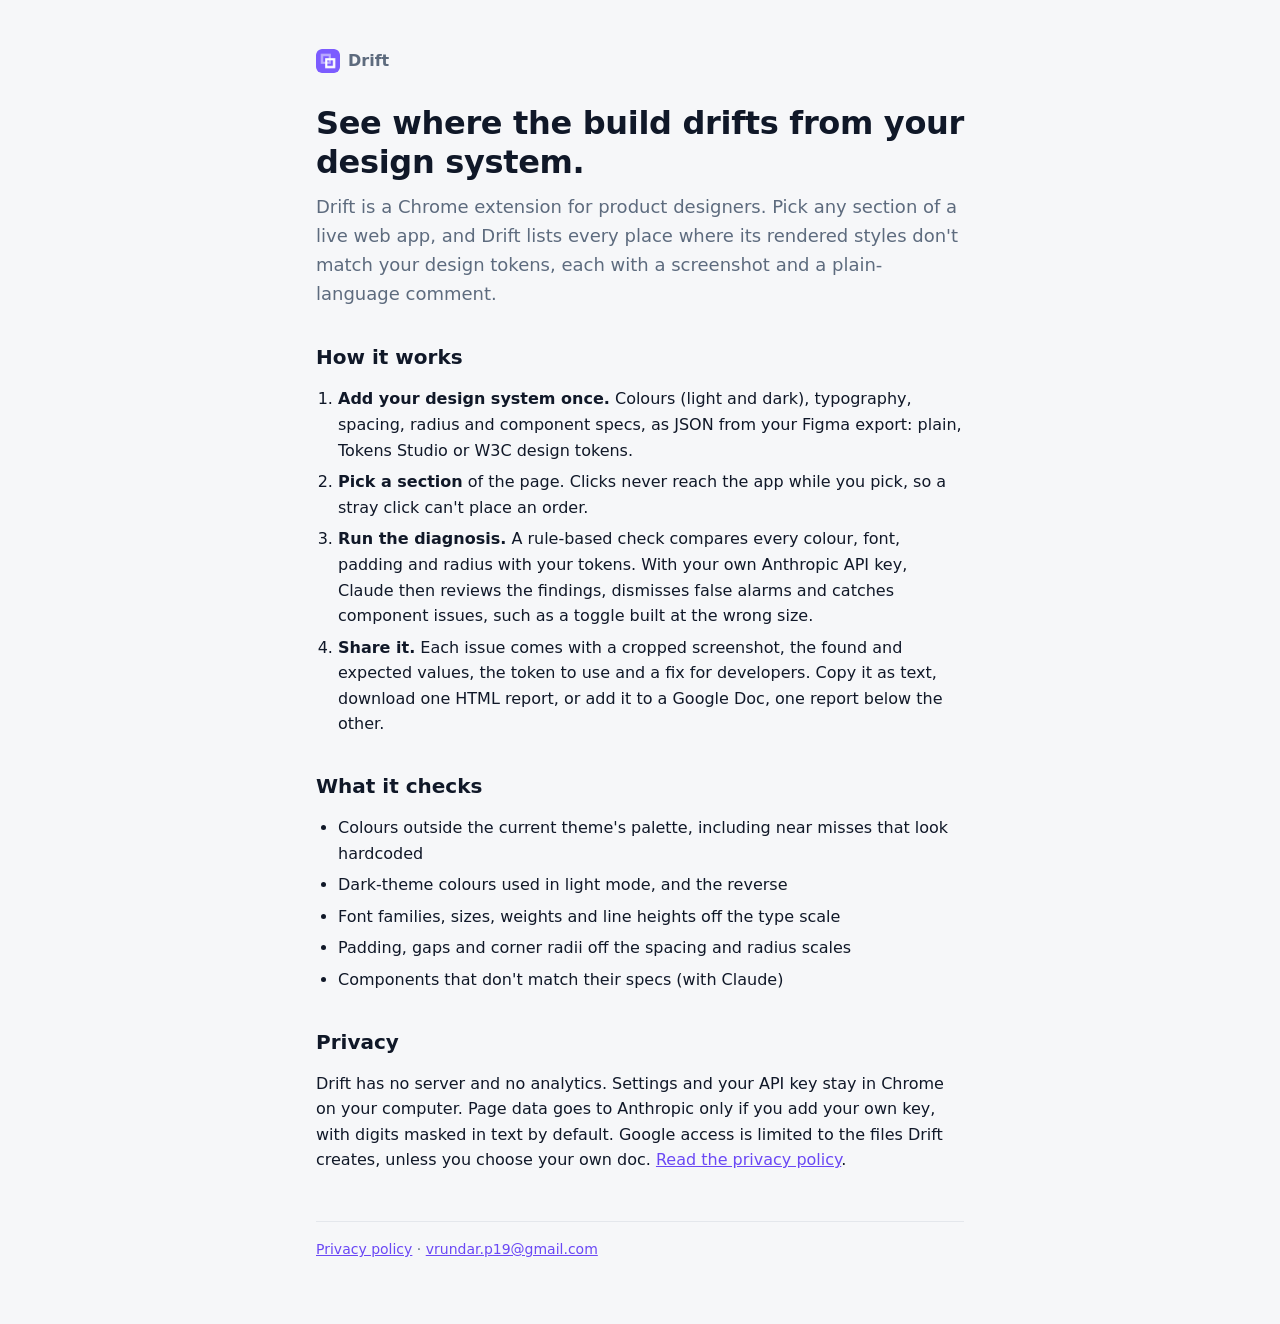
<file: index.html>
<!doctype html>
<html lang="en">
<head>
  <meta charset="utf-8">
  <meta name="viewport" content="width=device-width, initial-scale=1">
  <title>Drift · Design QA for live web apps</title>
  <meta name="description" content="Drift is a Chrome extension that checks a live web app against your design system and lists every place it drifts, with screenshots.">
  <link rel="icon" href="icon128.png">
  <link rel="stylesheet" href="style.css">
</head>
<body>
  <main class="page">
    <div class="brand"><img src="icon128.png" width="24" height="24" alt=""><span>Drift</span></div>
    <h1>See where the build drifts from your design system.</h1>
    <p class="lede">Drift is a Chrome extension for product designers. Pick any section of a live web app, and Drift lists every place where its rendered styles don't match your design tokens, each with a screenshot and a plain-language comment.</p>

    <h2>How it works</h2>
    <ol>
      <li><b>Add your design system once.</b> Colours (light and dark), typography, spacing, radius and component specs, as JSON from your Figma export: plain, Tokens Studio or W3C design tokens.</li>
      <li><b>Pick a section</b> of the page. Clicks never reach the app while you pick, so a stray click can't place an order.</li>
      <li><b>Run the diagnosis.</b> A rule-based check compares every colour, font, padding and radius with your tokens. With your own Anthropic API key, Claude then reviews the findings, dismisses false alarms and catches component issues, such as a toggle built at the wrong size.</li>
      <li><b>Share it.</b> Each issue comes with a cropped screenshot, the found and expected values, the token to use and a fix for developers. Copy it as text, download one HTML report, or add it to a Google Doc, one report below the other.</li>
    </ol>

    <h2>What it checks</h2>
    <ul>
      <li>Colours outside the current theme's palette, including near misses that look hardcoded</li>
      <li>Dark-theme colours used in light mode, and the reverse</li>
      <li>Font families, sizes, weights and line heights off the type scale</li>
      <li>Padding, gaps and corner radii off the spacing and radius scales</li>
      <li>Components that don't match their specs (with Claude)</li>
    </ul>

    <h2>Privacy</h2>
    <p>Drift has no server and no analytics. Settings and your API key stay in Chrome on your computer. Page data goes to Anthropic only if you add your own key, with digits masked in text by default. Google access is limited to the files Drift creates, unless you choose your own doc. <a href="privacy.html">Read the privacy policy</a>.</p>

    <footer>
      <a href="privacy.html">Privacy policy</a> · <a href="mailto:vrundar.p19@gmail.com">vrundar.p19@gmail.com</a>
    </footer>
  </main>
</body>
</html>
</file>
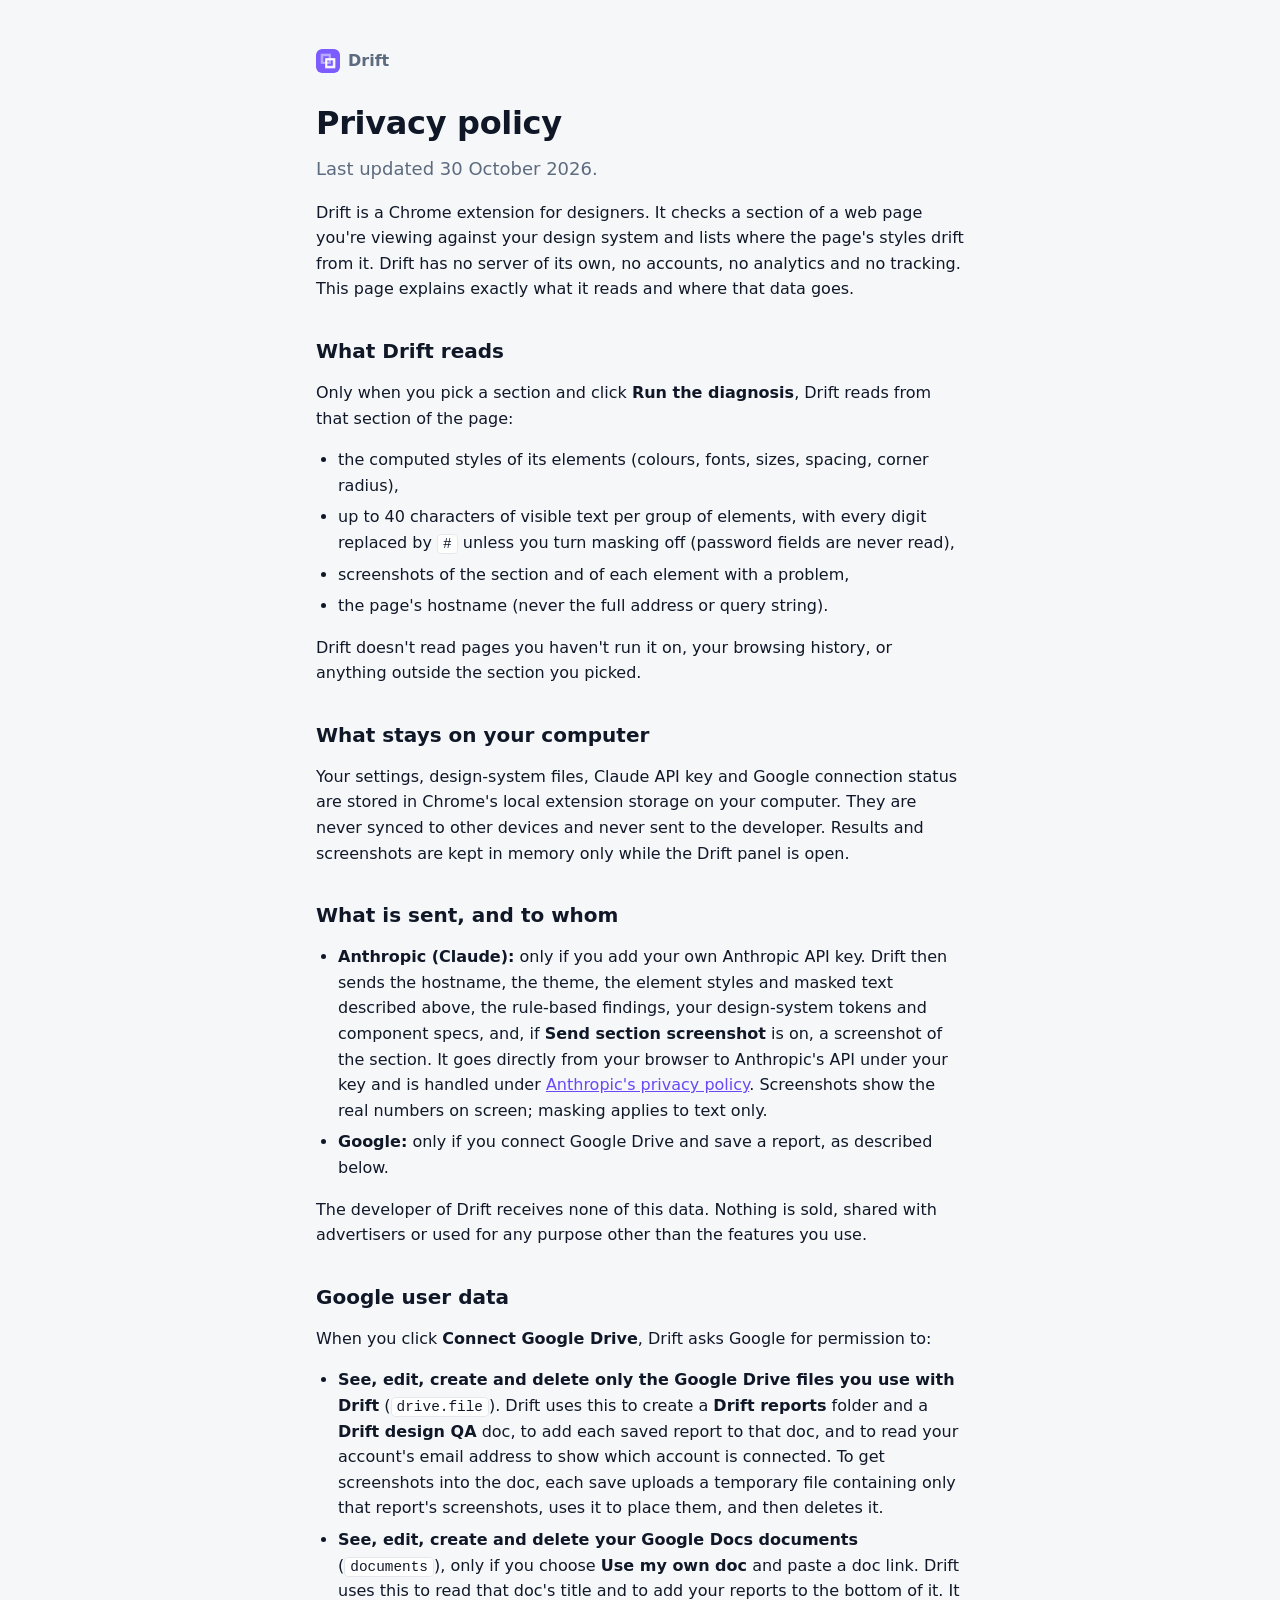
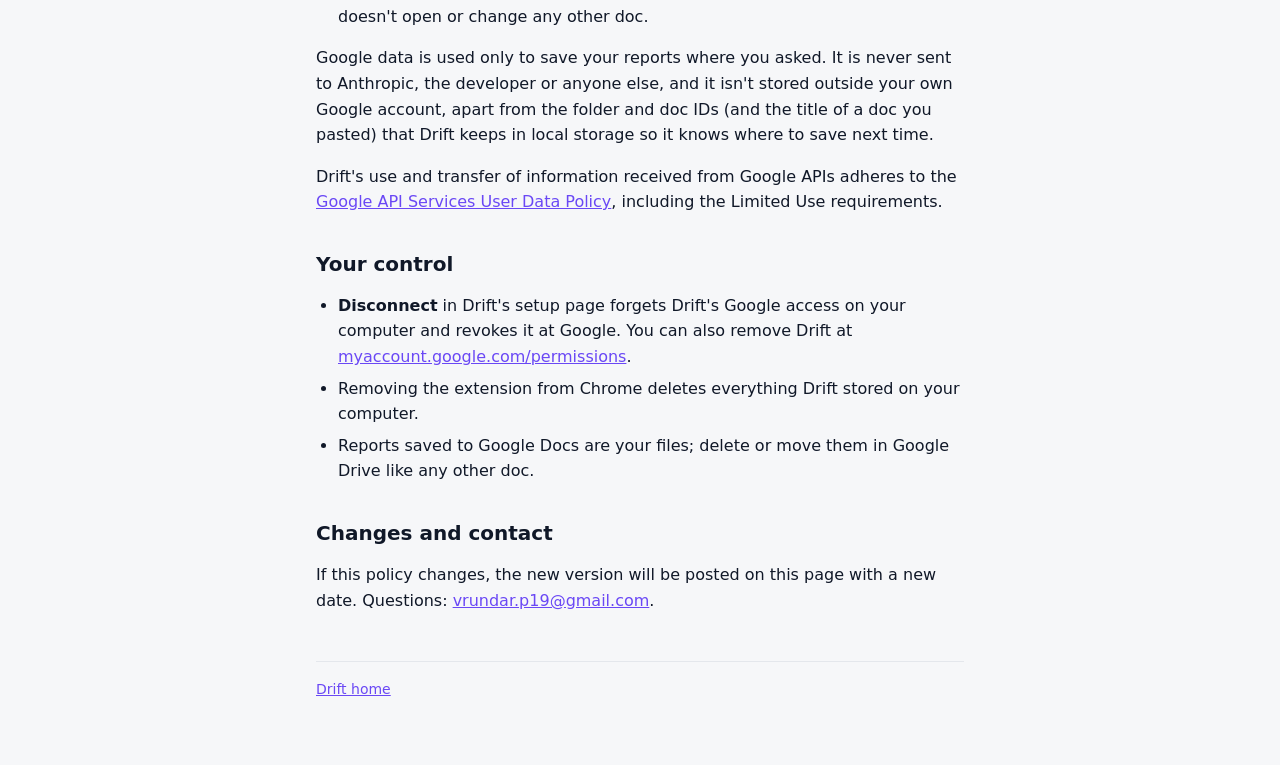
<file: privacy.html>
<!doctype html>
<html lang="en">
<head>
  <meta charset="utf-8">
  <meta name="viewport" content="width=device-width, initial-scale=1">
  <title>Drift · Privacy policy</title>
  <meta name="description" content="What the Drift Chrome extension reads, where it goes, and what Drift does with your Google data.">
  <link rel="icon" href="icon128.png">
  <link rel="stylesheet" href="style.css">
</head>
<body>
  <main class="page">
    <a class="brand" href="./"><img src="icon128.png" width="24" height="24" alt=""><span>Drift</span></a>
    <h1>Privacy policy</h1>
    <p class="lede">Last updated 30 October 2026.</p>

    <p>Drift is a Chrome extension for designers. It checks a section of a web page you're viewing against your design system and lists where the page's styles drift from it. Drift has no server of its own, no accounts, no analytics and no tracking. This page explains exactly what it reads and where that data goes.</p>

    <h2>What Drift reads</h2>
    <p>Only when you pick a section and click <b>Run the diagnosis</b>, Drift reads from that section of the page:</p>
    <ul>
      <li>the computed styles of its elements (colours, fonts, sizes, spacing, corner radius),</li>
      <li>up to 40 characters of visible text per group of elements, with every digit replaced by <code>#</code> unless you turn masking off (password fields are never read),</li>
      <li>screenshots of the section and of each element with a problem,</li>
      <li>the page's hostname (never the full address or query string).</li>
    </ul>
    <p>Drift doesn't read pages you haven't run it on, your browsing history, or anything outside the section you picked.</p>

    <h2>What stays on your computer</h2>
    <p>Your settings, design-system files, Claude API key and Google connection status are stored in Chrome's local extension storage on your computer. They are never synced to other devices and never sent to the developer. Results and screenshots are kept in memory only while the Drift panel is open.</p>

    <h2>What is sent, and to whom</h2>
    <ul>
      <li><b>Anthropic (Claude):</b> only if you add your own Anthropic API key. Drift then sends the hostname, the theme, the element styles and masked text described above, the rule-based findings, your design-system tokens and component specs, and, if <b>Send section screenshot</b> is on, a screenshot of the section. It goes directly from your browser to Anthropic's API under your key and is handled under <a href="https://www.anthropic.com/legal/privacy">Anthropic's privacy policy</a>. Screenshots show the real numbers on screen; masking applies to text only.</li>
      <li><b>Google:</b> only if you connect Google Drive and save a report, as described below.</li>
    </ul>
    <p>The developer of Drift receives none of this data. Nothing is sold, shared with advertisers or used for any purpose other than the features you use.</p>

    <h2>Google user data</h2>
    <p>When you click <b>Connect Google Drive</b>, Drift asks Google for permission to:</p>
    <ul>
      <li><b>See, edit, create and delete only the Google Drive files you use with Drift</b> (<code>drive.file</code>). Drift uses this to create a <b>Drift reports</b> folder and a <b>Drift design QA</b> doc, to add each saved report to that doc, and to read your account's email address to show which account is connected. To get screenshots into the doc, each save uploads a temporary file containing only that report's screenshots, uses it to place them, and then deletes it.</li>
      <li><b>See, edit, create and delete your Google Docs documents</b> (<code>documents</code>), only if you choose <b>Use my own doc</b> and paste a doc link. Drift uses this to read that doc's title and to add your reports to the bottom of it. It doesn't open or change any other doc.</li>
    </ul>
    <p>Google data is used only to save your reports where you asked. It is never sent to Anthropic, the developer or anyone else, and it isn't stored outside your own Google account, apart from the folder and doc IDs (and the title of a doc you pasted) that Drift keeps in local storage so it knows where to save next time.</p>
    <p>Drift's use and transfer of information received from Google APIs adheres to the <a href="https://developers.google.com/terms/api-services-user-data-policy">Google API Services User Data Policy</a>, including the Limited Use requirements.</p>

    <h2>Your control</h2>
    <ul>
      <li><b>Disconnect</b> in Drift's setup page forgets Drift's Google access on your computer and revokes it at Google. You can also remove Drift at <a href="https://myaccount.google.com/permissions">myaccount.google.com/permissions</a>.</li>
      <li>Removing the extension from Chrome deletes everything Drift stored on your computer.</li>
      <li>Reports saved to Google Docs are your files; delete or move them in Google Drive like any other doc.</li>
    </ul>

    <h2>Changes and contact</h2>
    <p>If this policy changes, the new version will be posted on this page with a new date. Questions: <a href="mailto:vrundar.p19@gmail.com">vrundar.p19@gmail.com</a>.</p>

    <footer><a href="./">Drift home</a></footer>
  </main>
</body>
</html>
</file>
<file: style.css>
:root {
  --bg: #F6F7F9;
  --surface: #FFFFFF;
  --text: #101828;
  --muted: #5D6B7E;
  --border: #E4E7EC;
  --accent: #6A48F5;
  color-scheme: light dark;
}
@media (prefers-color-scheme: dark) {
  :root { --bg: #0E1116; --surface: #161A21; --text: #E7EAF0; --muted: #9AA3B2; --border: #262C36; --accent: #AD9BFF; }
}
* { box-sizing: border-box; }
body { margin: 0; background: var(--bg); color: var(--text); font: 16px/1.6 system-ui, -apple-system, "Segoe UI", sans-serif; }
.page { max-width: 680px; margin: 0 auto; padding: 48px 16px 64px; }
.brand { display: inline-flex; align-items: center; gap: 8px; font-weight: 600; color: var(--muted); text-decoration: none; }
.brand img { border-radius: 6px; }
h1 { margin: 24px 0 12px; font-size: 32px; line-height: 1.2; letter-spacing: -0.01em; }
h2 { margin: 36px 0 8px; font-size: 20px; line-height: 1.3; }
.lede { margin: 0 0 8px; color: var(--muted); font-size: 18px; }
p, li { max-width: 65ch; }
ul, ol { padding-left: 22px; }
li + li { margin-top: 6px; }
a { color: var(--accent); }
code { font: 0.9em ui-monospace, "SF Mono", Menlo, monospace; padding: 1px 5px; border-radius: 4px; background: var(--surface); border: 1px solid var(--border); }
footer { margin-top: 48px; padding-top: 16px; border-top: 1px solid var(--border); color: var(--muted); font-size: 14px; }
</file>
